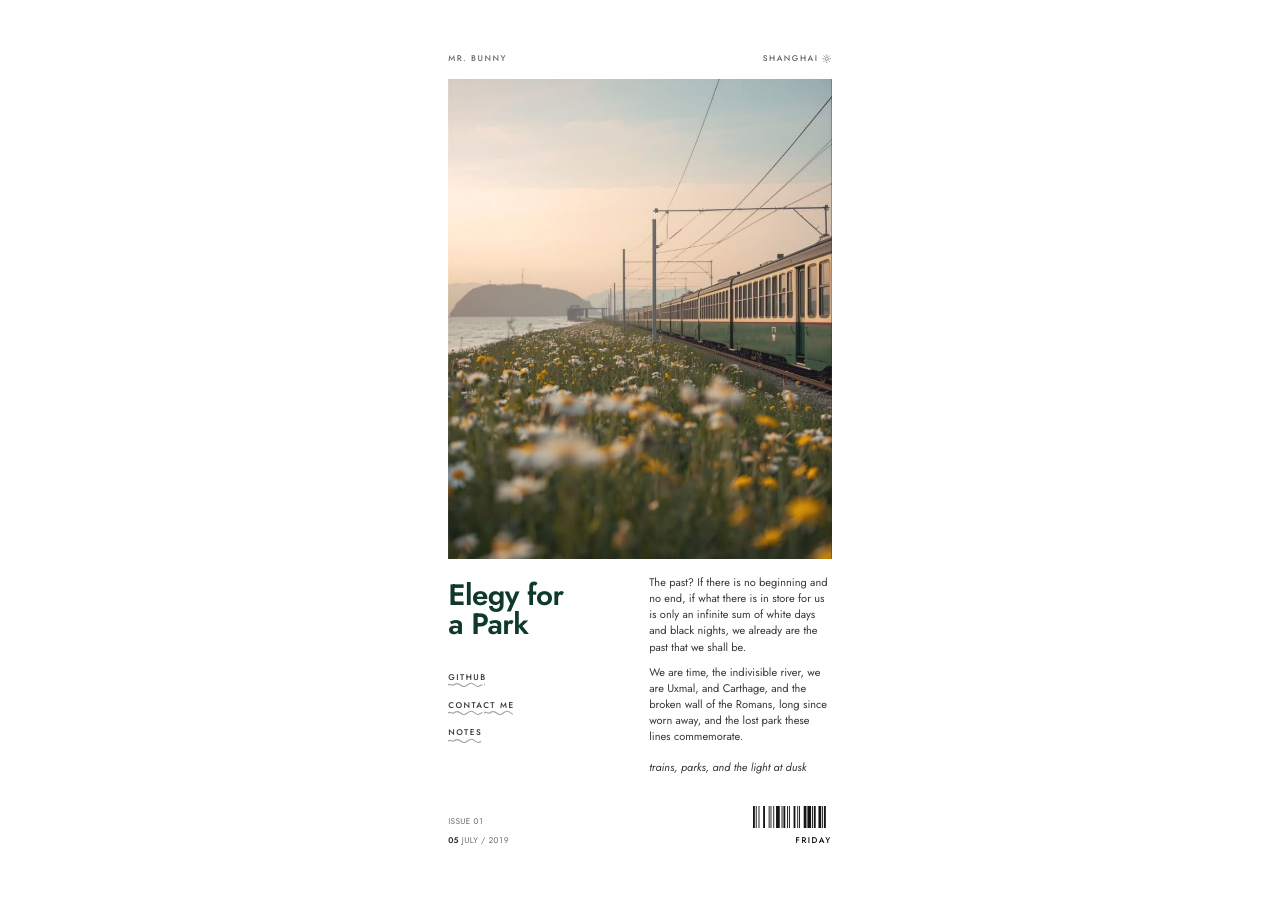
<file: index.html>
<!doctype html>
<html lang="en">
  <head>
    <meta charset="UTF-8" />
    <meta name="viewport" content="width=device-width, initial-scale=1" />
    <title>Mr. Bunny</title>
    <meta name="description" content="Mr. Bunny." />
    <link rel="icon" href="/public/favicon.svg" />
    <link rel="preload" href="/public/fonts/jost-400-600-latin.woff2" as="font" type="font/woff2" crossorigin />
    <link rel="preload" href="/public/fonts/jost-400-italic-latin.woff2" as="font" type="font/woff2" crossorigin />
    <link rel="stylesheet" href="/src/fonts.css" />
    <link rel="stylesheet" href="/src/tokens.css" />
    <link rel="stylesheet" href="/src/poster.css" />
  </head>
  <body>
    <!--
      Copy lives here, in one place, so an English or Spanish pass is an
      edit of these strings and not a layout rewrite.
      eyebrow: Mr. Bunny · shanghai + weather (placeholder)
      title:   Elegy for / a Park
      verse:   The past? If there is no beginning… (Borges, Elegy for a Park)
      date:    05 July / 2019  (a Friday, which is what the barcode's mark says)
      issue:   01
      doors:   github.com/bunnysi · /contact.html
      cover:   trains, parks, and the light at dusk (placeholder)
      weather: wx worker on workers.dev (place, temp, code, isDay)
      barcode: null (Code 128)
      weekday: FRIDAY
    -->
    <main class="sheet">
      <!-- The eyebrow. A catalogue mark, the way a specimen sheet is filed. -->
      <div class="eyebrow">
        <p class="eyebrow-word">Mr. Bunny</p>
        <p class="eyebrow-place">
          <span data-wx-place>shanghai</span>
          <span data-wx-temp hidden></span>
          <svg class="wx" data-wx viewBox="0 0 16 16" aria-hidden="true" focusable="false">
            <circle cx="8" cy="8" r="2.6" fill="none" stroke="currentColor" stroke-width="1.2" />
            <g stroke="currentColor" stroke-width="1.2" stroke-linecap="round">
              <path d="M8 1.6v1.5M8 12.9v1.5M1.6 8h1.5M12.9 8h1.5M3.3 3.3l1.1 1.1M11.6 11.6l1.1 1.1M3.3 12.7l1.1-1.1M11.6 4.4l1.1-1.1" />
            </g>
          </svg>
        </p>
      </div>

      <!-- The plate. A 4:5 portrait frame. The photograph is cropped to
           that ratio (`object-fit: cover`); swap the src when a new one arrives. -->
      <figure class="plate" data-plate>
        <img class="plate-img" src="/public/plate.jpg" alt="" width="717" height="1280" />
      </figure>

      <!-- The stack: the title takes the left and the verse answers on the
           right. They share a top edge. The title is the largest type. -->
      <div class="stack">
        <div class="nar">
          <h1 class="word">Elegy for<br />a Park</h1>
          <!-- The way out. Three destinations under the title, set in the page's
               own small register: the tracked, uppercase caps the eyebrow and
               the colophon already speak. No arrows, no numbers, no pill bar —
               a contents line for the sheet. The title and this index share
               the left rail; air, not a hairline, sits between them. -->
          <nav class="ways" aria-label="index">
            <a href="https://github.com/bunnysi">
              <span class="ways-k">github</span>
            </a>
            <a href="/contact.html">
              <span class="ways-k">contact me</span>
            </a>
            <a href="https://bunnysi.bearblog.dev">
              <span class="ways-k">notes</span>
            </a>
          </nav>
        </div>
        <div class="verse">
          <p>The past? If there is no beginning and no end, if what there is in store for us is only an infinite sum of white days and black nights, we already are the past that we shall be.</p>
          <p>We are time, the indivisible river, we are Uxmal, and Carthage, and the broken wall of the Romans, long since worn away, and the lost park these lines commemorate.</p>
          <!-- The cover line. A supplement to the reading, so it sits under
               the verse on the same left edge — italic Jost, placeholder. -->
          <p class="cover-line">trains, parks, and the light at dusk</p>
        </div>
      </div>

      <!-- The colophon. Date, small, bottom left. Barcode and weekday
           stay on the right. A place for the nav lives under the title. -->
      <footer class="foot">
        <p class="foot-issue">issue 01</p>
        <p class="foot-date"><b>05</b> July <span class="foot-year">/ 2019</span></p>
        <svg class="bar" viewBox="0 0 79 24" aria-label="null" focusable="false">
            <g fill="var(--ink)">
              <rect x="0" y="0" width="2" height="24" />
              <rect x="3" y="0" width="1" height="24" />
              <rect x="6" y="0" width="1" height="24" />
              <rect x="11" y="0" width="2" height="24" />
              <rect x="17" y="0" width="1" height="24" />
              <rect x="19" y="0" width="1" height="24" />
              <rect x="22" y="0" width="1" height="24" />
              <rect x="25" y="0" width="4" height="24" />
              <rect x="31" y="0" width="1" height="24" />
              <rect x="33" y="0" width="2" height="24" />
              <rect x="37" y="0" width="1" height="24" />
              <rect x="39" y="0" width="1" height="24" />
              <rect x="44" y="0" width="2" height="24" />
              <rect x="48" y="0" width="1" height="24" />
              <rect x="50" y="0" width="1" height="24" />
              <rect x="55" y="0" width="3" height="24" />
              <rect x="59" y="0" width="4" height="24" />
              <rect x="64" y="0" width="1" height="24" />
              <rect x="66" y="0" width="2" height="24" />
              <rect x="71" y="0" width="3" height="24" />
              <rect x="75" y="0" width="1" height="24" />
              <rect x="77" y="0" width="2" height="24" />
            </g>
          </svg>
          <p class="bar-word"><span>F</span><span>R</span><span>I</span><span>D</span><span>A</span><span>Y</span></p>
      </footer>
    </main>
    <script>
      // One family of line glyphs, same 1.2 stroke as the sun the sheet ships
      // with. Keyed by the WMO code the weather worker returns; a night
      // reading swaps the two clear states for the moon. Anything unrecognised
      // stays the sun already drawn above.
      var WX = {
        "0": '<circle cx="8" cy="8" r="2.6" fill="none" stroke="currentColor" stroke-width="1.2"/><g stroke="currentColor" stroke-width="1.2" stroke-linecap="round"><path d="M8 1.6v1.5M8 12.9v1.5M1.6 8h1.5M12.9 8h1.5M3.3 3.3l1.1 1.1M11.6 11.6l1.1 1.1M3.3 12.7l1.1-1.1M11.6 4.4l1.1-1.1"/></g>',
        "1": '<circle cx="8" cy="8" r="2.4" fill="none" stroke="currentColor" stroke-width="1.2"/><g stroke="currentColor" stroke-width="1.2" stroke-linecap="round"><path d="M8 2.2v1.2M8 12.6v1.2M2.2 8h1.2M12.6 8h1.2M3.9 3.9l.9.9M11.2 11.2l.9.9M3.9 12.1l.9-.9M11.2 4.8l.9-.9"/></g>',
        "2": '<g fill="none" stroke="currentColor" stroke-width="1.2" stroke-linecap="round"><circle cx="6.2" cy="6.6" r="2.3"/><path d="M6.2 2.4v1M3.2 3.6l.7.7M2.4 6.6h1M3.2 9.6l.7-.7M9.2 3.6l-.7.7"/><path d="M6.6 11.6h6a2.2 2.2 0 0 0 .3-4.3 3 3 0 0 0-4.6-1.2"/></g>',
        "3": '<path fill="none" stroke="currentColor" stroke-width="1.2" stroke-linecap="round" stroke-linejoin="round" d="M5 11.4h6.6a2.4 2.4 0 0 0 .4-4.8 3.4 3.4 0 0 0-6.5-.5A2.3 2.3 0 0 0 5 11.4z"/>',
        "45": '<g fill="none" stroke="currentColor" stroke-width="1.2" stroke-linecap="round"><path d="M3 6.2h10M2.4 8.4h11.2M3.4 10.6h9.2M4.6 12.8h6.8"/></g>',
        "51": '<g fill="none" stroke="currentColor" stroke-width="1.2" stroke-linecap="round"><path d="M4.4 6.4h7.2a2.3 2.3 0 0 0 .3-4.5A3.2 3.2 0 0 0 5.6 1.6 2.2 2.2 0 0 0 4.4 6.4z"/><path d="M6.2 8.8v3.4M9.6 8.4v4.2"/></g>',
        "61": '<g fill="none" stroke="currentColor" stroke-width="1.2" stroke-linecap="round"><path d="M4.2 6.6h7.4a2.3 2.3 0 0 0 .4-4.6A3.3 3.3 0 0 0 5.4 1.7 2.2 2.2 0 0 0 4.2 6.6z"/><path d="M5.6 9v3.6M8 8.4v4.2M10.4 9v3.6"/></g>',
        "71": '<g fill="none" stroke="currentColor" stroke-width="1.2" stroke-linecap="round"><path d="M4.2 6.2h7.4a2.3 2.3 0 0 0 .4-4.5A3.3 3.3 0 0 0 5.4 1.4 2.2 2.2 0 0 0 4.2 6.2z"/><path d="M6.4 8.2l-.8 1.6M9.2 8l-.8 1.6M7.2 10.4l-.8 1.6M10 10.2l-.8 1.6"/></g>',
        "80": '<g fill="none" stroke="currentColor" stroke-width="1.2" stroke-linecap="round"><path d="M4.2 6h7.4a2.3 2.3 0 0 0 .4-4.5A3.3 3.3 0 0 0 5.4 1.2 2.2 2.2 0 0 0 4.2 6z"/><path d="M6 8.2v2.4M9.4 7.8v2.8M7.4 11.6l.5 1.4M8.6 11.2l-.6 1.6"/></g>',
        "95": '<g fill="none" stroke="currentColor" stroke-width="1.2" stroke-linecap="round"><path d="M5.6 6.4h6.2a2 2 0 0 0 .3-4 2.9 2.9 0 0 0-5.4-.3A1.9 1.9 0 0 0 5.6 6.4z"/><path d="M7.2 3.2l-.6 2.2h2.2l-.7 2.4"/></g>',
        "moon": '<path fill="none" stroke="currentColor" stroke-width="1.2" stroke-linecap="round" stroke-linejoin="round" d="M10.4 11.2A4.6 4.6 0 0 1 4.6 3.6a4.8 4.8 0 1 0 5.8 7.6z"/>',
        "mooncloud": '<g fill="none" stroke="currentColor" stroke-width="1.2" stroke-linecap="round"><path d="M11.6 9.4A4.2 4.2 0 0 1 6.6 3.2 4.4 4.4 0 1 0 11.6 9.4z"/><path d="M3.4 12.4h3.2M4 13.8h2"/></g>'
      };

      // WMO weather codes collapse onto the glyphs above. Ranges, not a
      // 1:1 table: 45 and 48 are both fog, 51–57 all drizzle, and so on.
      function wxKey(code, isDay) {
        if (code === 0 || code === 1) return isDay ? String(code) : "moon";
        if (code === 2) return isDay ? "2" : "mooncloud";
        if (code === 3) return "3";
        if (code === 45 || code === 48) return "45";
        if (code >= 51 && code <= 57) return "51";
        if ((code >= 61 && code <= 67) || code === 82) return "61";
        if ((code >= 71 && code <= 77) || code === 85 || code === 86) return "71";
        if (code === 80 || code === 81) return "80";
        if (code >= 95) return "95";
        return "0";
      }

      (function () {
        var icon = document.querySelector("[data-wx]");
        var place = document.querySelector("[data-wx-place]");
        var temp = document.querySelector("[data-wx-temp]");
        if (!icon) return;
        fetch("https://wx.lilt.workers.dev/shanghai")
          .then(function (r) { return r.ok ? r.json() : null; })
          .then(function (d) {
            if (!d || typeof d.code !== "number") return;
            var glyph = WX[wxKey(d.code, d.isDay)];
            if (glyph) icon.innerHTML = glyph;
            if (place && d.place) place.textContent = d.place;
            if (temp && typeof d.temp === "number") {
              temp.textContent = Math.round(d.temp) + "°";
              temp.hidden = false;
            }
          })
          .catch(function () {});
      })();
    </script>
  </body>
</html>
</file>
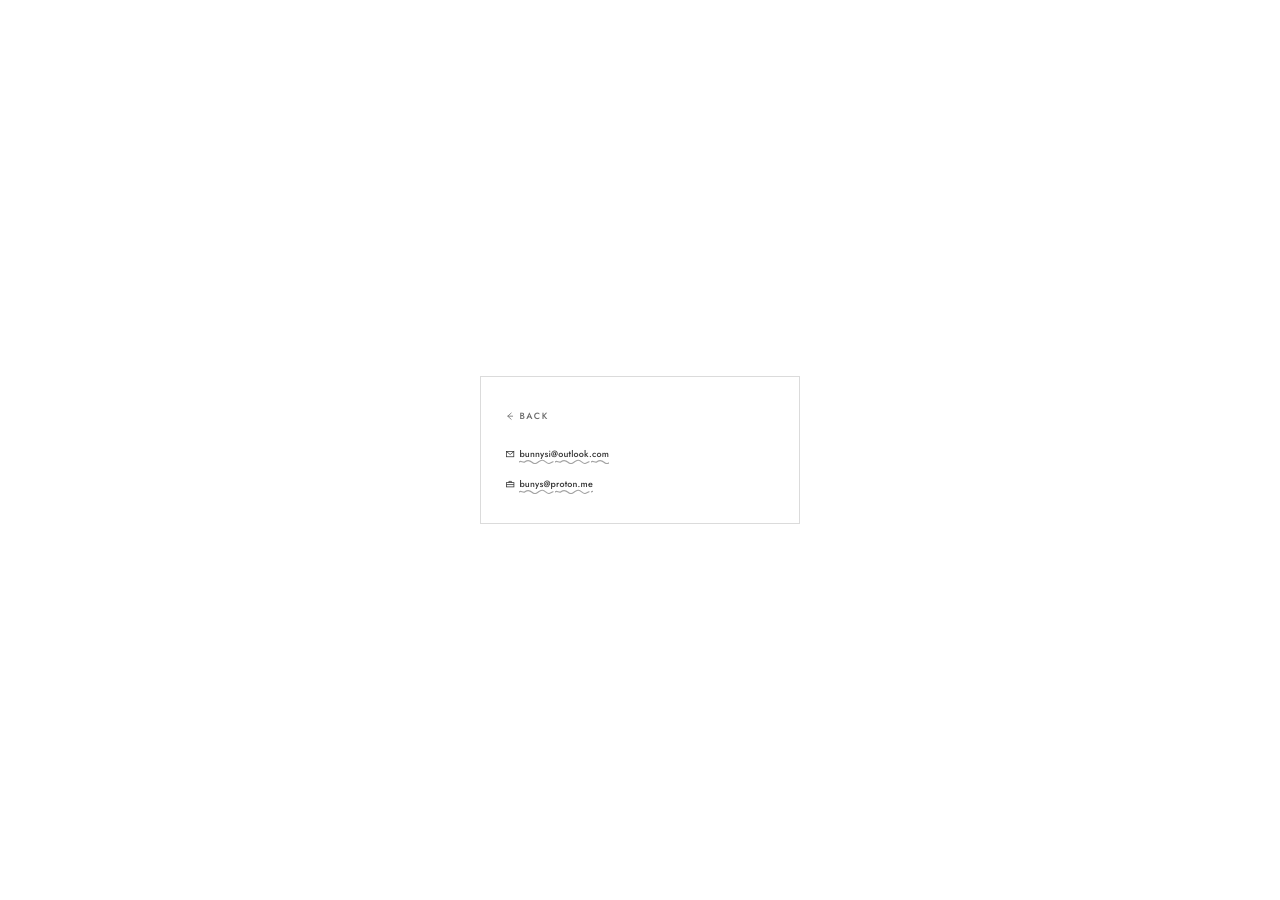
<file: contact.html>
<!doctype html>
<html lang="en">
  <head>
    <meta charset="UTF-8" />
    <meta name="viewport" content="width=device-width, initial-scale=1" />
    <title>Contact · Mr. Bunny</title>
    <meta name="robots" content="noindex, nofollow" />
    <link rel="icon" href="/public/favicon.svg" />
    <link rel="preload" href="/public/fonts/jost-400-600-latin.woff2" as="font" type="font/woff2" crossorigin />
    <link rel="stylesheet" href="/src/fonts.css" />
    <link rel="stylesheet" href="/src/tokens.css" />
    <link rel="stylesheet" href="/src/contact.css" />
  </head>
  <body>
    <main class="board" aria-label="Contact">
      <a class="back" href="/">
        <svg class="mark" viewBox="0 0 16 16" aria-hidden="true" focusable="false">
          <path fill="none" stroke="currentColor" stroke-width="1.2" stroke-linecap="round" stroke-linejoin="round" d="M9.6 3.2 4.2 8l5.4 4.8" />
          <path fill="none" stroke="currentColor" stroke-width="1.2" stroke-linecap="round" d="M4.6 8h7.2" />
        </svg>
        <span>back</span>
      </a>
      <nav class="ways" aria-label="Mail">
        <a href="mailto:bunnysi@outlook.com">
          <svg class="mark" viewBox="0 0 16 16" aria-hidden="true" focusable="false">
            <rect x="2.4" y="4" width="11.2" height="8" fill="none" stroke="currentColor" stroke-width="1.2" />
            <path fill="none" stroke="currentColor" stroke-width="1.2" stroke-linecap="round" stroke-linejoin="round" d="M2.4 4 8 8.6 13.6 4" />
          </svg>
          <span class="ways-k">bunnysi@outlook.com</span>
        </a>
        <a href="mailto:bunys@proton.me">
          <svg class="mark" viewBox="0 0 16 16" aria-hidden="true" focusable="false">
            <rect x="2.2" y="5.6" width="11.6" height="6.6" fill="none" stroke="currentColor" stroke-width="1.2" />
            <path fill="none" stroke="currentColor" stroke-width="1.2" stroke-linejoin="round" d="M6 5.6V3.7h4v1.9" />
            <path fill="none" stroke="currentColor" stroke-width="1.2" d="M2.2 8.6h11.6" />
          </svg>
          <span class="ways-k">bunys@proton.me</span>
        </a>
      </nav>
    </main>
  </body>
</html>
</file>
<file: src/fonts.css>
@font-face {
  font-family: "Jost";
  font-style: normal;
  font-weight: 400 600;
  font-display: swap;
  src: url("/public/fonts/jost-400-600-latin.woff2") format("woff2");
  unicode-range: U+0000-00FF, U+0131, U+0152-0153, U+02BB-02BC, U+02C6, U+02DA,
    U+02DC, U+0304, U+0308, U+0329, U+2000-206F, U+20AC, U+2122, U+2191, U+2193,
    U+2212, U+2215, U+FEFF, U+FFFD;
}
@font-face {
  font-family: "Jost";
  font-style: normal;
  font-weight: 400 600;
  font-display: swap;
  src: url("/public/fonts/jost-400-600-latin-ext.woff2") format("woff2");
  unicode-range: U+0100-02BA, U+02BD-02C5, U+02C7-02CC, U+02CE-02D7, U+02DD-02FF,
    U+1E00-1E9F, U+1EF2-1EFF, U+2020, U+20A0-20AB, U+20AD-20C0, U+2113, U+2C60-2C7F,
    U+A720-A7FF;
}
@font-face {
  font-family: "Jost";
  font-style: italic;
  font-weight: 400;
  font-display: swap;
  src: url("/public/fonts/jost-400-italic-latin.woff2") format("woff2");
  unicode-range: U+0000-00FF, U+0131, U+0152-0153, U+02BB-02BC, U+02C6, U+02DA,
    U+02DC, U+0304, U+0308, U+0329, U+2000-206F, U+20AC, U+2122, U+2191, U+2193,
    U+2212, U+2215, U+FEFF, U+FFFD;
}
</file>
<file: src/tokens.css>
:root {
  color-scheme: light;

  /* One surface. The page is a sheet of paper; the plate is a photograph laid
     on it. Nothing on this sheet has a background but the paper and the
     photograph itself. */
  --paper: #ffffff;

  /* The ink ladder, three steps and one hue.
     --ink   the marks: the barcode and the weekday beside it.
     --ink-2 the words a reader reads or acts on: the index, the cover line,
             the verse, and the day number that anchors the date.
     --ink-3 the apparatus around them: the masthead, the issue, the date.
     --word  the title, and the only thing on the sheet set in a colour —
             a dark forest green measured off the reference as rgb(15, 57, 42),
             not black and not the brighter wordmark green.
     --ume   the focus ring and the selection, and nothing else. */
  --ink: #141414;
  --ink-2: #363636;
  --ink-3: #6b6b6b;
  --ume: #00734e;
  --word: #0f392a;

  --wp: 1.25rem;

  /* One gutter, one ladder. The sheet is two equal columns; every block
     either spans both or sits in one of them. Space grows as the relation
     between two blocks weakens: 16 inside a group, 24 between the title and
     its index, 32 before the colophon. */
  --gutter: 1.25rem;
  --sp-2: 0.5rem;
  --sp-4: 1rem;
  --sp-6: 1.5rem;
  --sp-8: 2rem;
  --sp-10: 2.5rem;

  --rule: 1px;

  /* One type family: Jost, self-hosted so nothing depends on a third party.
     600 carries the title and the day number; 500 carries every label; 400
     carries the verse and the cover line.
     The sheet has two voices. The apparatus is caps — masthead, index, issue,
     weekday — and every label is tracked out at 0.18em, while the data beside
     them (the issue number and the date) keeps its tracking tight. Everything
     a reader reads is lowercase. */
  --geo: "Jost", "Helvetica Neue", Arial, sans-serif;
  --f-word: 2rem;
  --f-meta: 0.75rem;
  --f-prose: 0.75rem;
  --f-cap: 0.5625rem;

  --hair: oklch(0 0 0 / 0.14);

  /* The mark under a word that opens something: a hand-drawn wave. The tile
     is 36px and deliberately uneven — four humps of different height on a
     drifting baseline — so the repeat does not read as a CSS underline. It
     is worn as a mask rather than a file so its colour stays a token: at
     rest the word's own grey, under the cursor the title's green. */
  --wave: url("data:image/svg+xml,%3Csvg xmlns='http://www.w3.org/2000/svg' width='36' height='5'%3E%3Cpath d='M0 3C2 .9 4 4.4 6 2.8S10 .6 13 3.2 17 4.5 20 2.6 24 .7 27 3.1 31 4.3 34 2.7' fill='none' stroke='%23000' stroke-width='1.15' stroke-linecap='round'/%3E%3C/svg%3E");

  --lh-tight: 1;
  --lh-prose: 1.45;

  /* The plate is a portrait frame — 4:5. Taller than it is wide. */
  --plate-r: 4 / 5;

  /* The barcode is a mark of its own width, not a fill. Code 128 of `null`
     is 79 modules; this is enough to read as bars without stretching
     across the right column. */
  --bar-w: 5.75rem;
}

@media (max-width: 639px) {
  :root {
    --wp: 1rem;
    --gutter: 1rem;
    --f-word: 1.75rem;
    --f-prose: 0.6875rem;
  }
}
</file>
<file: src/poster.css>
/* The sheet: one sheet of paper. Two equal columns, one gutter. Eyebrow
   and plate span the sheet; title/verse and the colophon sit on that same
   pair of rails. */

* { box-sizing: border-box; }

html {
  background: var(--paper);
  -webkit-font-smoothing: antialiased;
  -moz-osx-font-smoothing: grayscale;
  text-rendering: geometricPrecision;
  font-synthesis: none;
}

/* A poster is sized by the frame it is hung in. Everything on this sheet is
   in rem, so the root size is the one lever: on a window too short to hold
   the sheet whole, the whole thing comes down together instead of the
   colophon — date, barcode, weekday — running past the fold. 58.938rem is
   the sheet's own height plus its margins, measured, so 61 leaves it a
   little air; it never grows past 1rem, so a tall window shows the sheet at
   its design size and no larger.
   Below 640px the sheet is bounded by the viewport width rather than by the
   height, so the phone keeps its own fixed size. */
@media (min-width: 640px) {
  html { font-size: clamp(0.625rem, calc(100vh / 61), 1rem); }
  html { font-size: clamp(0.625rem, calc(100dvh / 61), 1rem); }
}

body {
  margin: 0;
  min-height: 100vh;
  display: grid;
  place-items: center;
  padding: var(--sp-10) var(--wp);
  background: var(--paper);
  color: var(--ink);
  font-family: var(--geo);
  font-size: var(--f-prose);
  line-height: var(--lh-prose);
}

.sheet {
  width: min(100%, 26rem);
  display: flex;
  flex-direction: column;
}

.stack,
.foot {
  display: grid;
  grid-template-columns: minmax(0, 1fr) minmax(0, 1fr);
  column-gap: var(--gutter);
  align-items: start;
}

/* ── Eyebrow ──────────────────────────────────────────────────────────────
   A catalogue mark, small and tracked out. Trailing tracking is cancelled
   so the last glyph sits on the plate's right edge. It is caps, like every
   other label on the sheet: the apparatus is caps, the reading is lowercase. */

.eyebrow {
  display: flex;
  align-items: baseline;
  justify-content: space-between;
  gap: var(--gutter);
  margin: 0 0 var(--sp-4);
  font-size: var(--f-cap);
  font-weight: 500;
  letter-spacing: 0.18em;
  text-transform: uppercase;
  color: var(--ink-3);
}

.eyebrow p { margin: 0; }

.eyebrow-place {
  display: flex;
  align-items: center;
  gap: 0.45em;
  margin: 0;
}

.wx {
  display: block;
  width: 1.15em;
  height: 1.15em;
  flex: none;
}

.eyebrow-place [hidden] { display: none; }

/* ── Plate ────────────────────────────────────────────────────────────────
   A portrait 4:5 frame. The photograph fills it and is cropped to that
   ratio; the source is 717×1280 (~9:16). */

.plate {
  position: relative;
  margin: 0 0 var(--sp-6);
  aspect-ratio: var(--plate-r);
  width: 100%;
  overflow: hidden;
  background: var(--paper);
}

.plate-img {
  position: absolute;
  inset: 0;
  width: 100%;
  height: 100%;
  object-fit: cover;
  object-position: center;
  display: block;
}

/* ── Stack: title left, verse right ──────────────────────────────────────
   Same two columns as the colophon. They share a top edge. The title is
   the largest type and it is set in --word. */

.word {
  margin: 0 0 var(--sp-6);
  font-size: var(--f-word);
  font-weight: 600;
  line-height: var(--lh-tight);
  letter-spacing: -0.02em;
  color: var(--word);
  /* Two lines, and the break is written in the markup (`Elegy for<br />a Park`),
     not left to the engine. */
  text-wrap: nowrap;
}

/* The ways out. Three destinations under the title, set in the page's own
   small register — the tracked caps the eyebrow and the colophon already
   speak (`.eyebrow`, `.bar-word`). Same size, same grey, same tracking; the
   title is the one loud thing and these stay a contents line, not a menu.

   Air, not a hairline, sits between the title and this index. The three
   rows are a single quiet register — no per-row rule, no arrows, no
   numbers. The rows stay a real 44px hit area: the padding below carries
   the reach, not a visible border. */
.nar {
  display: flex;
  flex-direction: column;
  align-items: stretch;
}

/* The index of doors. Caps at the masthead's tracking, like every label on
   the sheet — the words are lowercase and the wave has to clear their
   descenders, which is why this row is not set in lowercase. */
.ways {
  display: grid;
  width: 100%;
  margin: 0;
  font-size: var(--f-cap);
  font-weight: 500;
  letter-spacing: 0.18em;
  text-transform: uppercase;
  line-height: 1;
}

.ways a {
  position: relative;
  display: flex;
  align-items: flex-end;
  min-height: 1.875rem;
  padding: 0.5rem 0;
  color: var(--ink-2);
  text-decoration: none;
  transition: color 120ms ease-out;
}

.ways a:hover,
.ways a:focus-visible {
  color: var(--word);
}

.ways a:focus-visible {
  outline: var(--rule) solid var(--ume);
  outline-offset: 3px;
}

/* The mark that says a word is a door. A hand-drawn wave under it — the
   word's own grey at rest, the title's green under the cursor. It hugs the
   word, so it reads as a mark on the text and not as a rule drawn
   across the rail. It is always there, so a phone with no cursor still
   gets the hint. */
.ways-k {
  position: relative;
  display: inline-block;
}

.ways-k::after {
  content: "";
  position: absolute;
  left: 0;
  right: 0.18em; /* the trailing letter-space is not part of the word */
  bottom: -0.6em;
  height: 5px;
  background-color: currentColor;
  opacity: 0.45;
  -webkit-mask-image: var(--wave);
  mask-image: var(--wave);
  -webkit-mask-repeat: repeat-x;
  mask-repeat: repeat-x;
  -webkit-mask-size: 36px 5px;
  mask-size: 36px 5px;
  transition: opacity 120ms ease-out;
}

.ways a:hover .ways-k::after,
.ways a:focus-visible .ways-k::after {
  opacity: 1;
}

.verse {
  /* The first line of the verse sits on the same optical top as the
     title's first line. The title is 32px at line-height 1; the verse is
     12px at 1.45 — their ink tops disagree by 6px at the design size,
     which is 0.375rem. */
  margin: -0.375rem 0 0;
  color: var(--ink-2);
  display: grid;
  row-gap: 0.85em;
}

.verse p { margin: 0; text-wrap: pretty; }

/* The cover line. A supplement after the verse, same left edge, italic
   Jost — quieter than the title, different from the verse's roman.
   Pause after the reading, larger than the gap between the two
   paragraphs. `.verse p` would zero this, so the rule has to win. The
   grid already puts 0.85em between items; this is the remainder to
   --sp-4. */
.verse .cover-line {
  margin-top: calc(var(--sp-4) - 0.85em);
  font-size: var(--f-meta);
  font-style: italic;
  line-height: 1.5;
  color: var(--ink-2);
  text-wrap: pretty;
}

.stack { margin: 0 0 var(--sp-8); }

/* ── Colophon ────────────────────────────────────────────────────────────
   Date, small, bottom left. Barcode and weekday stay on the right, the
   barcode its own width and right-aligned. No credit line. No hairline. */

.foot {
  grid-template-rows: auto auto;
  row-gap: var(--sp-2);
  align-items: end;
}

.foot-date { grid-column: 1; grid-row: 2; }
.foot-issue { grid-column: 1; grid-row: 1; }
.bar { grid-column: 2; grid-row: 1; justify-self: end; }
.bar-word { grid-column: 2; grid-row: 2; justify-self: end; }

/* The colophon's two lines. They are the sheet's apparatus, so they take the
   caps the labels take — but they are data and not labels, so their tracking
   stays tight. Labels are tracked out; information is not. */
.foot-date,
.foot-issue {
  margin: 0;
  font-size: var(--f-cap);
  font-weight: 400;
  letter-spacing: 0.04em;
  color: var(--ink-3);
  font-variant-numeric: tabular-nums;
  text-transform: uppercase;
}

.foot-date b { font-weight: 600; color: var(--ink-2); }
.foot-year { color: var(--ink-3); }

.bar {
  display: block;
  width: var(--bar-w);
  height: 1.5rem;
}

/* The weekday takes the same tracking as every other label, and sits at the
   right rail under the barcode. It used to be stretched to the barcode's own
   measure, which forced six letters across eighty pixels. */
.bar-word {
  margin: 0;
  font-size: var(--f-cap);
  font-weight: 500;
  letter-spacing: 0.18em;
  text-transform: uppercase;
  color: var(--ink);
}

@media (max-width: 639px) {
  body { padding: var(--sp-6) var(--wp); }
}

:where(a, button):focus-visible {
  outline: var(--rule) solid var(--ume);
  outline-offset: 3px;
}

::selection { background: oklch(0.9 0.04 160); color: var(--ink); }
</file>
<file: src/contact.css>
/* One centred rectangle on the page's paper. Sharp corners, one hairline.
   Inside: a way back, then the mail doors in the sheet's own small
   register — tracked caps, a wave under the word, air instead of a rule. */

* { box-sizing: border-box; }

html {
  background: var(--paper);
  color-scheme: light;
  caret-color: var(--word);
  scrollbar-color: var(--hair) var(--paper);
  -webkit-font-smoothing: antialiased;
  -moz-osx-font-smoothing: grayscale;
  text-rendering: geometricPrecision;
  font-synthesis: none;
}

::selection {
  background: var(--word);
  color: var(--paper);
}

body {
  margin: 0;
  min-width: 320px;
  min-height: 100vh;
  display: flex;
  align-items: center;
  justify-content: center;
  padding: var(--sp-6) var(--wp);
  background: var(--paper);
  color: var(--ink);
  font-family: var(--geo);
  font-size: var(--f-cap);
  line-height: var(--lh-tight);
}

.board {
  width: min(100%, 20rem);
  padding: var(--sp-6);
  border: var(--rule) solid var(--hair);
  border-radius: 0;
  background: var(--paper);
}

.back {
  position: relative;
  display: inline-flex;
  align-items: center;
  gap: 0.45em;
  min-height: 1.875rem;
  padding: 0.5rem 0;
  margin: 0 0 var(--sp-2);
  color: var(--ink-3);
  text-decoration: none;
  font-size: var(--f-cap);
  font-weight: 500;
  letter-spacing: 0.18em;
  text-transform: uppercase;
  line-height: 1;
  transition: color 120ms ease-out;
}

.mark {
  display: block;
  width: 1.15em;
  height: 1.15em;
  flex: none;
}

[dir="rtl"] .back .mark {
  scale: -1 1;
}

.back:hover,
.back:focus-visible {
  color: var(--word);
}

.back:focus-visible {
  outline: var(--rule) solid var(--ume);
  outline-offset: 3px;
}

/* Same index of doors as the sheet. No per-row rule, no numbers.
   Padding carries the reach; the two areas sit adjacent and never overlap. */
.ways {
  display: grid;
  width: 100%;
  margin: 0;
  padding: 0;
  font-size: var(--f-cap);
  font-weight: 500;
  letter-spacing: 0.02em;
  text-transform: none;
  line-height: 1;
}

.ways a {
  position: relative;
  display: flex;
  align-items: center;
  gap: 0.45em;
  min-height: 1.875rem;
  padding: 0.5rem 0;
  color: var(--ink-2);
  text-decoration: none;
  transition: color 120ms ease-out;
}

/* The sheet's own row is 30px. On a coarse pointer the same row has to
   clear 44px, so the height is raised only there — not drawn as empty
   bars on a mouse. */
@media (pointer: coarse) {
  .back,
  .ways a {
    min-height: 2.75rem;
  }
}

.ways a:hover,
.ways a:focus-visible {
  color: var(--word);
}

.ways a:focus-visible {
  outline: var(--rule) solid var(--ume);
  outline-offset: 3px;
}

.ways-k {
  position: relative;
  display: inline-block;
}

.ways-k::after {
  content: "";
  position: absolute;
  left: 0;
  right: 0.02em;
  bottom: -0.6em;
  height: 5px;
  background-color: currentColor;
  opacity: 0.45;
  -webkit-mask-image: var(--wave);
  mask-image: var(--wave);
  -webkit-mask-repeat: repeat-x;
  mask-repeat: repeat-x;
  -webkit-mask-size: 36px 5px;
  mask-size: 36px 5px;
  transition: opacity 120ms ease-out;
}

.ways a:hover .ways-k::after,
.ways a:focus-visible .ways-k::after {
  opacity: 1;
}
</file>
